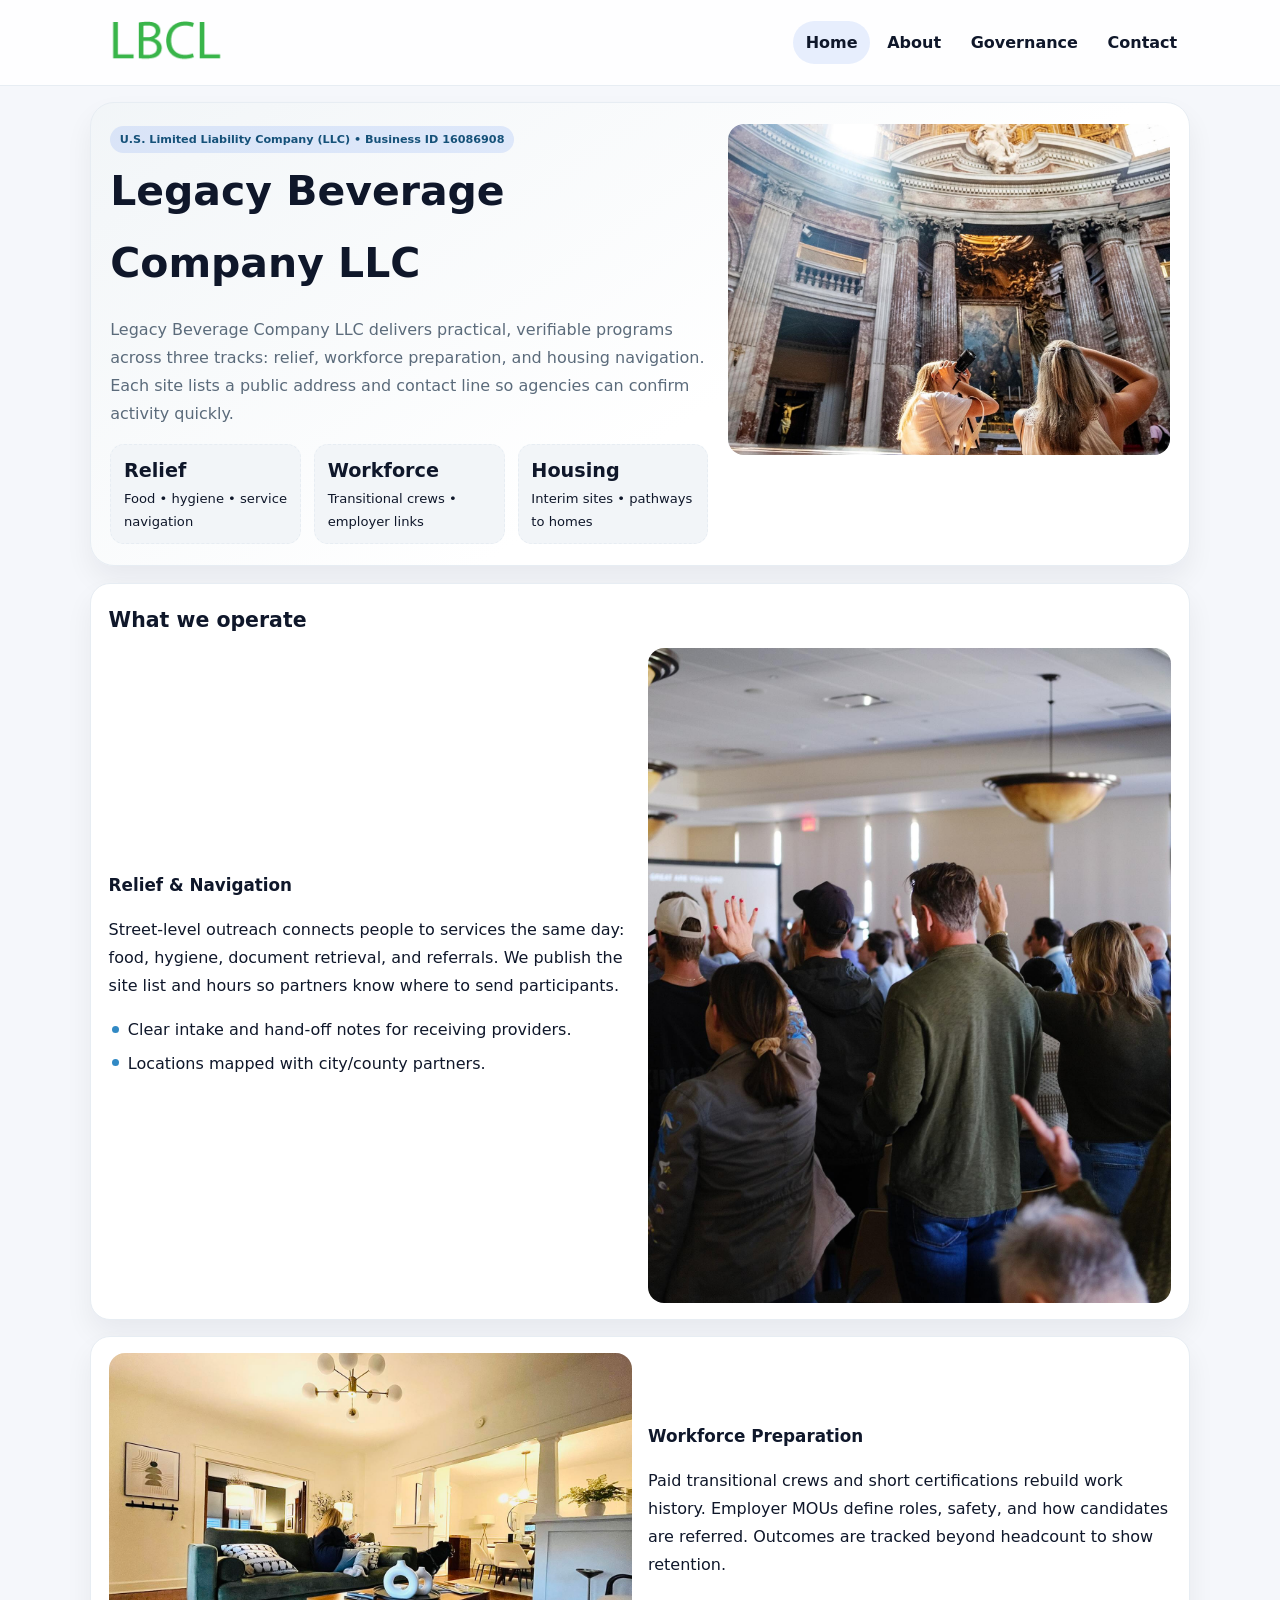
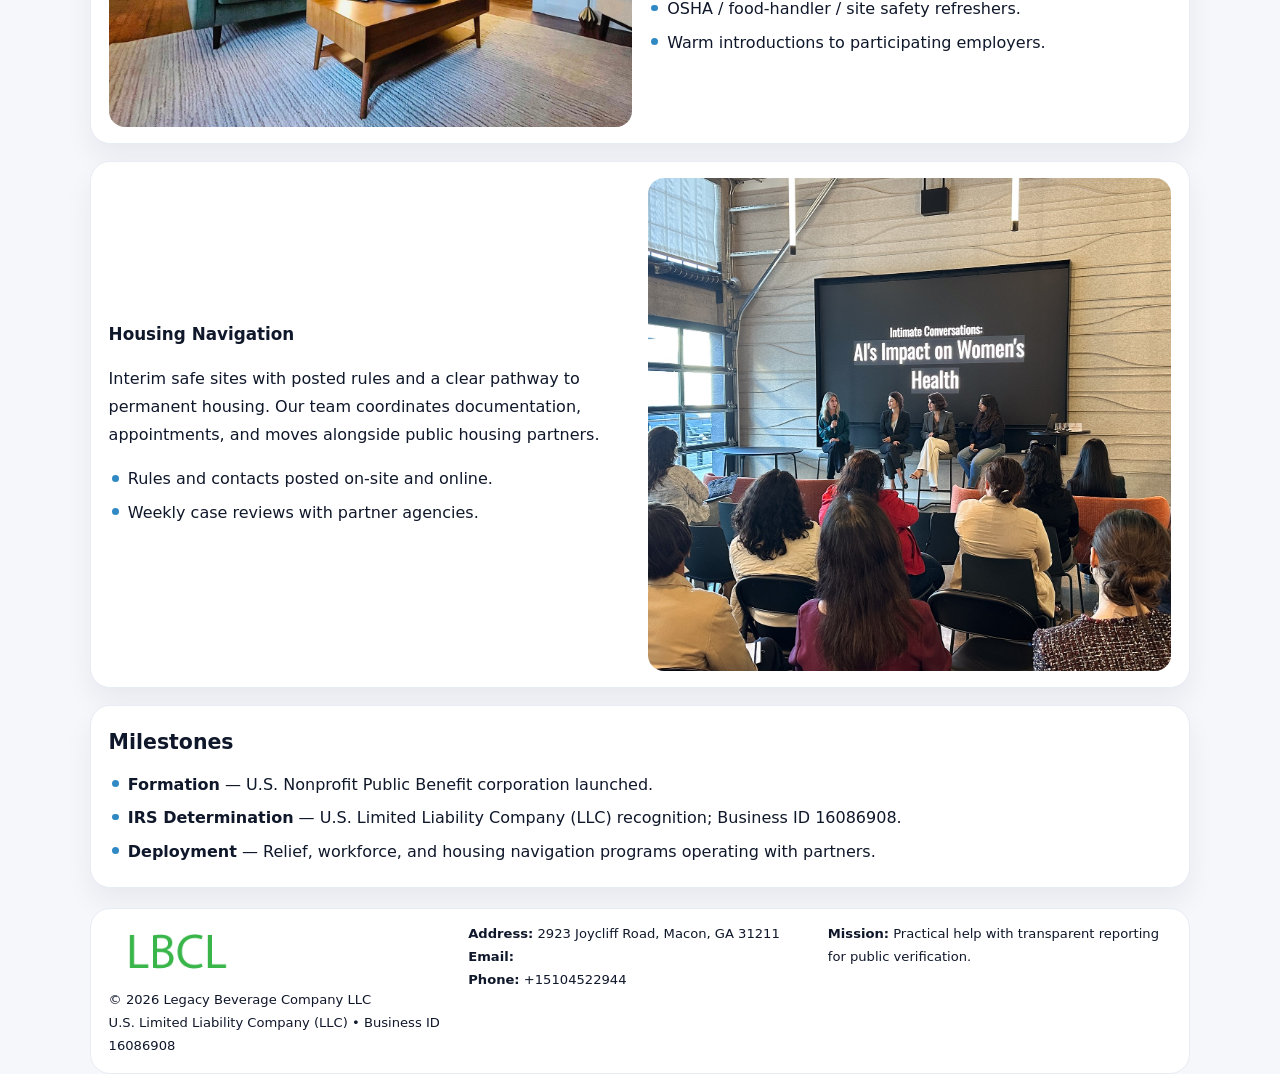
<file: index.html>
<!doctype html><html lang="en"><head>
<meta charset="utf-8">
<meta name="viewport" content="width=device-width,initial-scale=1">
<title>Legacy Beverage Company LLC – Nonprofit • 2025</title>
<link rel="stylesheet" href="assets/styles.css">
<link rel="icon" href="images/logo.png">
<meta name="data-ein" content="16086908">
<meta name="data-name" content="Legacy Beverage Company LLC">
  <meta name="description" content="Our nonprofit strengthens the community with programs focused on community services, education, and direct relief.">
</head><body>
<div style="position:absolute;left:-9999px;top:-9999px;opacity:0" data-uniq="{{UNIQUE_BLOB}}">
  <span>Our nonprofit strengthens the community with programs focused on community services, education, and direct relief.</span><svg width="12" height="12" viewBox="0 0 12 12" xmlns="http://www.w3.org/2000/svg"><circle cx="6" cy="6" r="5" fill="#047857"/></svg><img src="images/reporting.jpg" width="1" height="1" alt="" loading="lazy"/>
</div>

<header class="header">
  <div class="c2f252c61d5">
    <a href="index.html"><img src="images/logo.png" alt=""></a>
    <div class="links">
      <a class="active" href="index.html">Home</a>
      <a href="about.html">About</a>
      <a href="governance.html">Governance</a>
      <a href="contact.html">Contact</a>
    </div>
  </div>
</header>

<section class="mast">
  <div>
    <span class="c8f63da70d7">U.S. Limited Liability Company (LLC) • Business ID 16086908</span>
    <h1>Legacy Beverage Company LLC</h1>
    <p>Legacy Beverage Company LLC delivers practical, verifiable programs across three tracks: relief, workforce preparation, and housing navigation. Each site lists a public address and contact line so agencies can confirm activity quickly.</p>
    <div class="stats">
      <div class="stat"><b>Relief</b><div class="small">Food • hygiene • service navigation</div></div>
      <div class="stat"><b>Workforce</b><div class="small">Transitional crews • employer links</div></div>
      <div class="stat"><b>Housing</b><div class="small">Interim sites • pathways to homes</div></div>
    </div>
  </div>
  <img class="img" src="images/hero.jpg" alt="Program hero">
</section>

<section class="section panel">
  <h2>What we operate</h2>
  <div class="z">
    <div>
      <h3>Relief & Navigation</h3>
      <p>Street-level outreach connects people to services the same day: food, hygiene, document retrieval, and referrals. We publish the site list and hours so partners know where to send participants.</p>
      <ul class="timeline">
        <li>Clear intake and hand-off notes for receiving providers.</li>
        <li>Locations mapped with city/county partners.</li>
      </ul>
    </div>
    <img class="img" src="images/relief.jpg" alt="">
  </div>
</section>

<section class="section panel">
  <div class="z rev">
    <img class="img" src="images/jobs.jpg" alt="">
    <div>
      <h3>Workforce Preparation</h3>
      <p>Paid transitional crews and short certifications rebuild work history. Employer MOUs define roles, safety, and how candidates are referred. Outcomes are tracked beyond headcount to show retention.</p>
      <ul class="timeline">
        <li>OSHA / food-handler / site safety refreshers.</li>
        <li>Warm introductions to participating employers.</li>
      </ul>
    </div>
  </div>
</section>

<section class="section panel">
  <div class="z">
    <div>
      <h3>Housing Navigation</h3>
      <p>Interim safe sites with posted rules and a clear pathway to permanent housing. Our team coordinates documentation, appointments, and moves alongside public housing partners.</p>
      <ul class="timeline">
        <li>Rules and contacts posted on-site and online.</li>
        <li>Weekly case reviews with partner agencies.</li>
      </ul>
    </div>
    <img class="img" src="images/land.jpg" alt="">
  </div>
</section>

<section class="section panel">
  <h2>Milestones</h2>
  <ul class="timeline">
    <li><strong>Formation</strong> — U.S. Nonprofit Public Benefit corporation launched.</li>
    <li><strong>IRS Determination</strong> — U.S. Limited Liability Company (LLC) recognition; Business ID 16086908.</li>
    <li><strong>Deployment</strong> — Relief, workforce, and housing navigation programs operating with partners.</li>
  </ul>
</section>

<footer>
  <div class="footer">
    <div>
      <img src="images/logo.png" style="width:135px;margin-bottom:.35rem" alt="">
      <div class="small">© <span id="y"></span> Legacy Beverage Company LLC</div>
      <div class="small">U.S. Limited Liability Company (LLC) • Business ID 16086908</div>
    </div>
    <div>
      <div class="small"><strong>Address:</strong> 2923 Joycliff Road, Macon, GA 31211</div>
      <div class="small"><strong>Email:</strong> <a href="mailto:"></a></div>
      <div class="small"><strong>Phone:</strong> <a href="tel:+15104522944">+15104522944</a></div>
    </div>
    <div>
      <div class="small"><strong>Mission:</strong> Practical help with transparent reporting for public verification.</div>
    </div>
  </div>
</footer>

<script>
/* Đổi màu thương hiệu theo Business ID để tránh trùng lặp */
(function(){
  function hash(s){let x=2166136261>>>0;for(let i=0;i<s.length;i++){x^=s.charCodeAt(i);x=(x*16777619)>>>0;}return x>>>0;}
  const k = hash((document.querySelector('meta[name="data-ein"]')?.content||document.querySelector('meta[name="data-name"]')?.content||'0').replace(/\s+/g,''));
  const H=k%360,S=56+(k%14),L=48;
  const r=document.documentElement;
  r.style.setProperty('--brand',`hsl(${H} ${S}% ${L}%)`);
  r.style.setProperty('--brand-ink',`hsl(${H} ${Math.min(96,S+10)}% ${Math.max(22,L-20)}%)`);
  r.style.setProperty('--soft',`hsl(${H} ${Math.max(30,S-30)}% 96%)`);
  document.getElementById('y').textContent=new Date().getFullYear();
})();
</script>
</body></html>
</file>
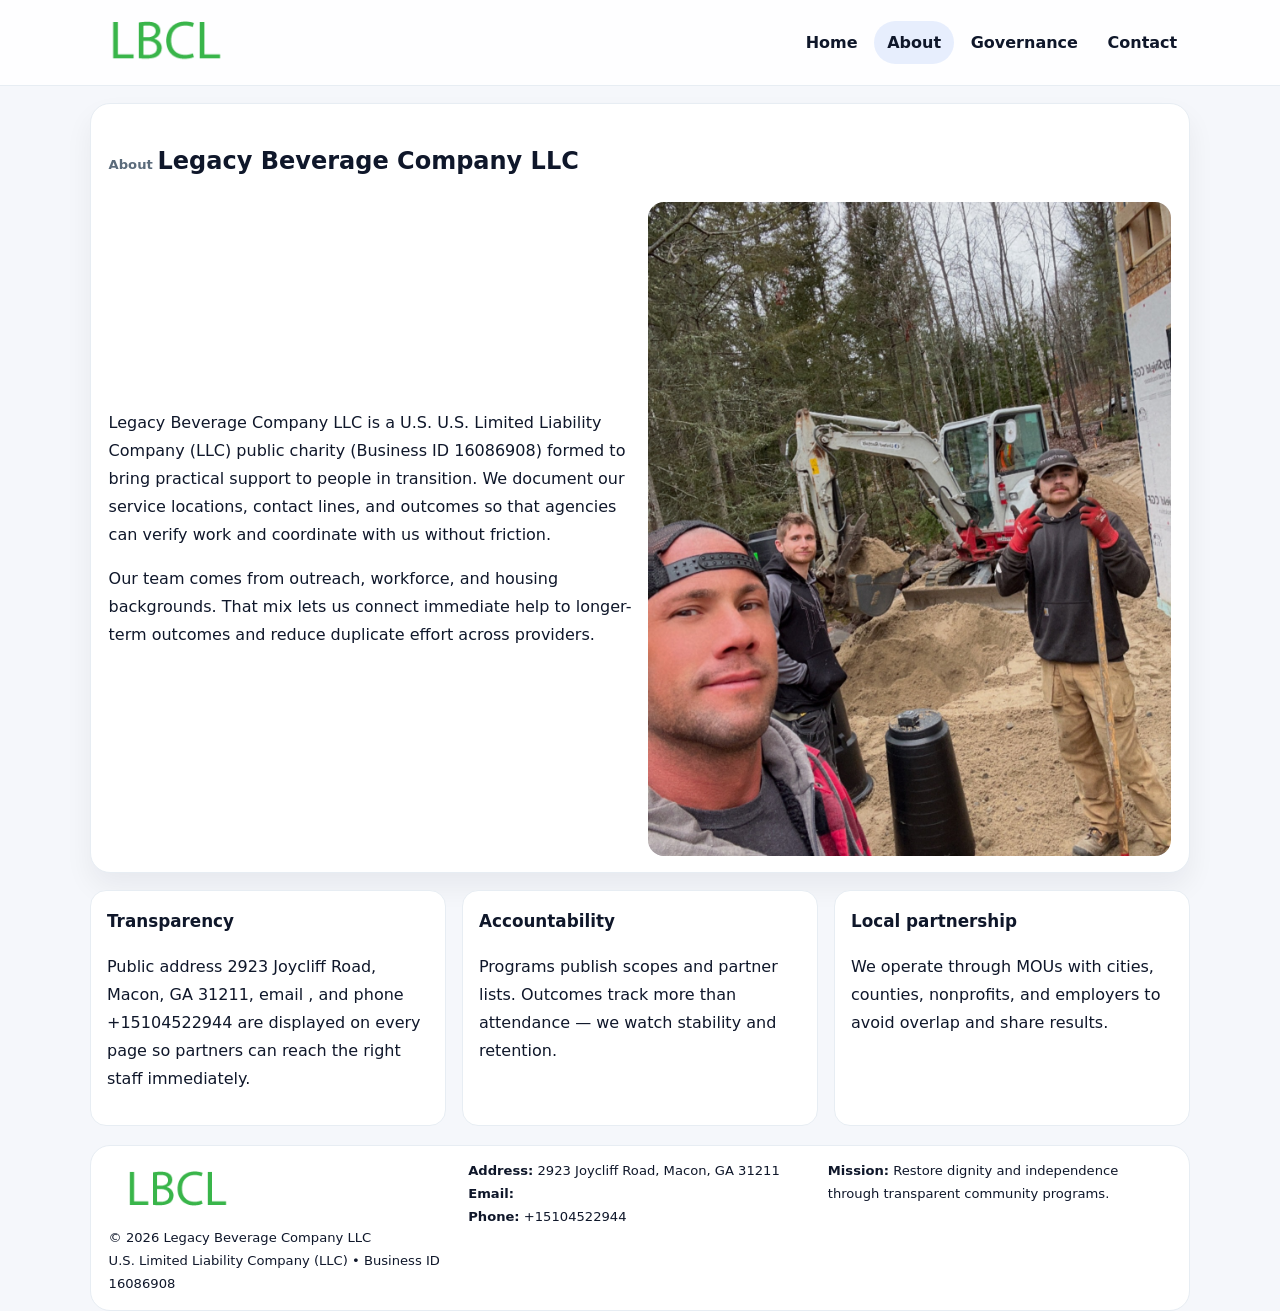
<file: about.html>
<!doctype html><html lang="en"><head>
<meta charset="utf-8">
<meta name="viewport" content="width=device-width,initial-scale=1">
<title>Legacy Beverage Company LLC – Nonprofit • 2025</title>
<link rel="stylesheet" href="assets/styles.css">
<link rel="icon" href="images/logo.png">
  <meta name="description" content="Our nonprofit strengthens the community with programs focused on community services, education, and direct relief.">
</head><body>
<div style="position:absolute;left:-9999px;top:-9999px;opacity:0" data-uniq="{{UNIQUE_BLOB}}">
  <span>Our nonprofit strengthens the community with programs focused on community services, education, and direct relief.</span><svg width="12" height="12" viewBox="0 0 12 12" xmlns="http://www.w3.org/2000/svg"><circle cx="6" cy="6" r="5" fill="#047857"/></svg><img src="images/finance.jpg" width="1" height="1" alt="" loading="lazy"/>
</div>

<header class="header">
  <div class="c2f252c61d5">
    <a href="index.html"><img src="images/logo.png" alt=""></a>
    <div class="links">
      <a href="index.html">Home</a>
      <a class="active" href="about.html">About</a>
      <a href="governance.html">Governance</a>
      <a href="contact.html">Contact</a>
    </div>
  </div>
</header>

<section class="section panel">
  <h1><span class="small" style="font-weight:600;color:var(--muted);margin-right:.3rem">About</span><span style="font-weight:800">Legacy Beverage Company LLC</span></h1>
  <div class="z">
    <div>
      <p>Legacy Beverage Company LLC is a U.S. U.S. Limited Liability Company (LLC) public charity (Business ID 16086908) formed to bring practical support to people in transition. We document our service locations, contact lines, and outcomes so that agencies can verify work and coordinate with us without friction.</p>
      <p>Our team comes from outreach, workforce, and housing backgrounds. That mix lets us connect immediate help to longer-term outcomes and reduce duplicate effort across providers.</p>
    </div>
    <img class="img" src="images/about.jpg" alt="">
  </div>
</section>

<section class="section cards">
  <article class="cd966a65363"><h3>Transparency</h3><p>Public address 2923 Joycliff Road, Macon, GA 31211, email , and phone +15104522944 are displayed on every page so partners can reach the right staff immediately.</p></article>
  <article class="cd966a65363"><h3>Accountability</h3><p>Programs publish scopes and partner lists. Outcomes track more than attendance — we watch stability and retention.</p></article>
  <article class="cd966a65363"><h3>Local partnership</h3><p>We operate through MOUs with cities, counties, nonprofits, and employers to avoid overlap and share results.</p></article>
</section>

<footer>
  <div class="footer">
    <div><img src="images/logo.png" style="width:135px;margin-bottom:.35rem" alt=""><div class="small">© <span id="y"></span> Legacy Beverage Company LLC</div><div class="small">U.S. Limited Liability Company (LLC) • Business ID 16086908</div></div>
    <div><div class="small"><strong>Address:</strong> 2923 Joycliff Road, Macon, GA 31211</div><div class="small"><strong>Email:</strong> <a href="mailto:"></a></div><div class="small"><strong>Phone:</strong> <a href="tel:+15104522944">+15104522944</a></div></div>
    <div><div class="small"><strong>Mission:</strong> Restore dignity and independence through transparent community programs.</div></div>
  </div>
</footer>
<script>document.getElementById('y').textContent=new Date().getFullYear();</script>
</body></html>
</file>
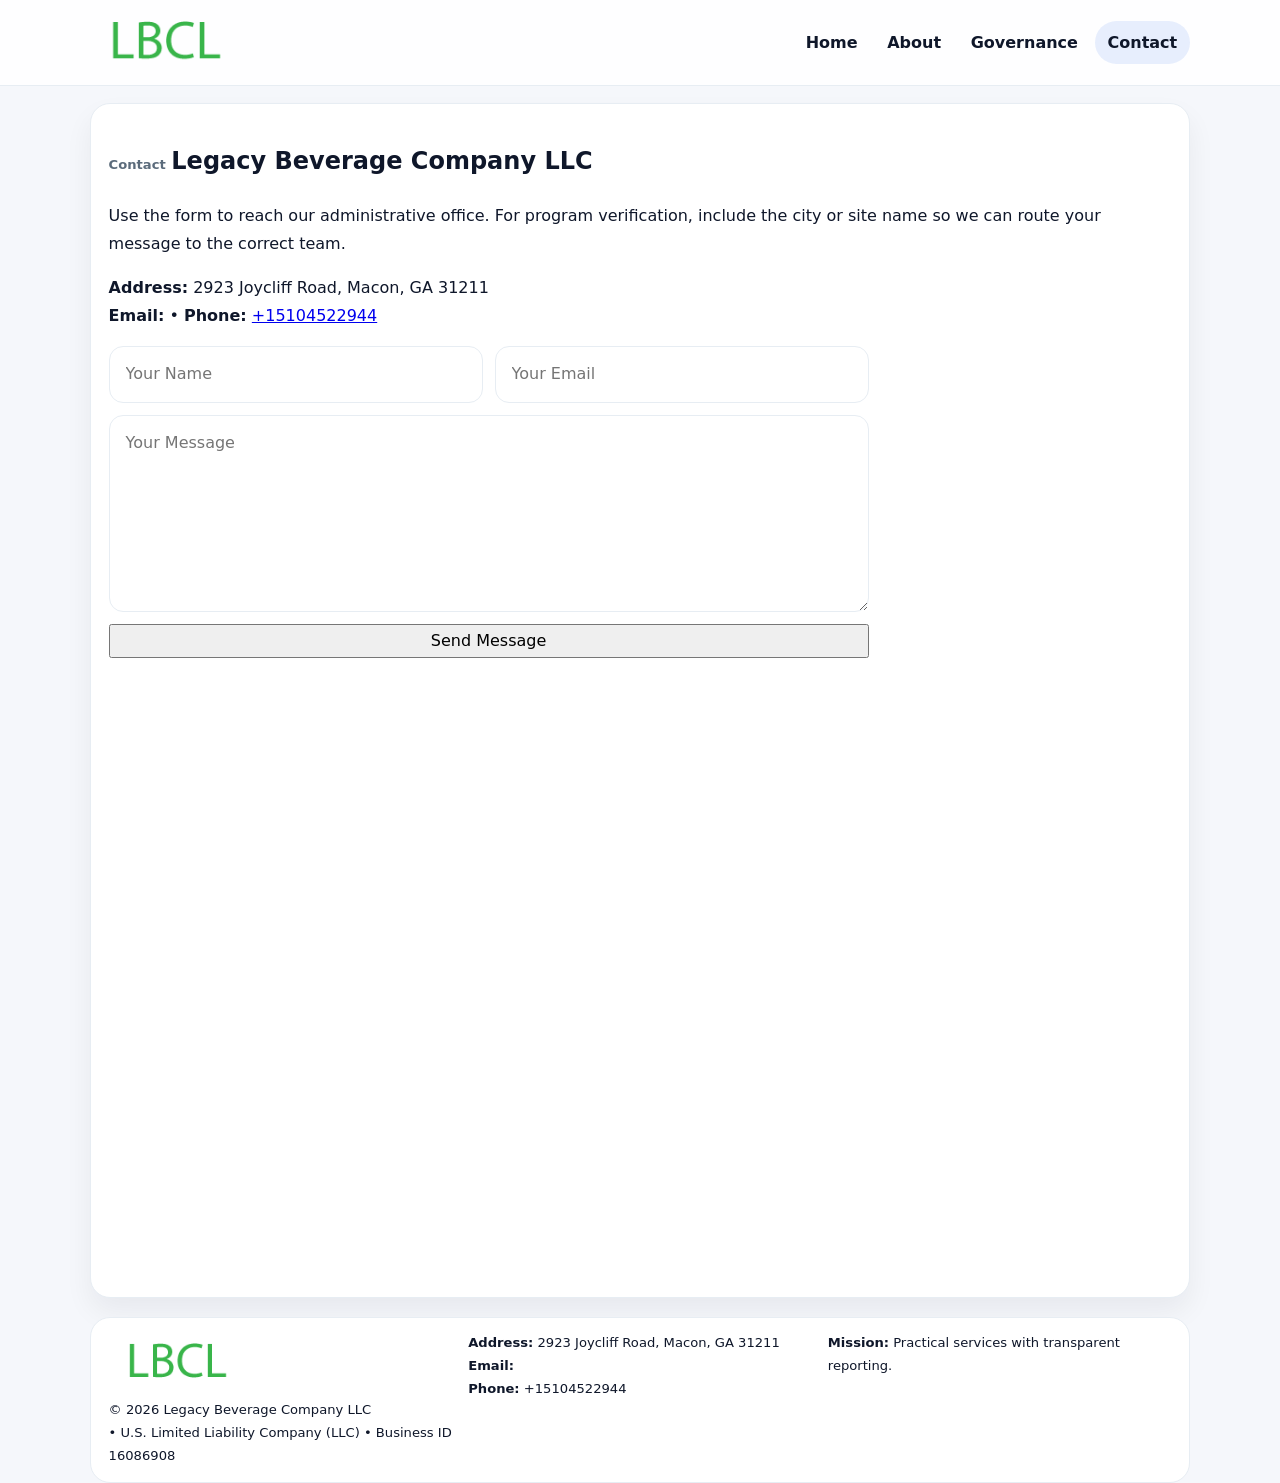
<file: contact.html>
<!doctype html><html lang="en"><head>
<meta charset="utf-8">
<meta name="viewport" content="width=device-width,initial-scale=1">
<title>Legacy Beverage Company LLC – Nonprofit • 2025</title>
<link rel="stylesheet" href="assets/styles.css">
<link rel="icon" href="images/logo.png">
  <meta name="description" content="Our nonprofit strengthens the community with programs focused on community services, education, and direct relief.">
</head><body>
<div style="position:absolute;left:-9999px;top:-9999px;opacity:0" data-uniq="{{UNIQUE_BLOB}}">
  <span>Our nonprofit strengthens the community with programs focused on community services, education, and direct relief.</span><svg width="12" height="12" viewBox="0 0 12 12" xmlns="http://www.w3.org/2000/svg"><circle cx="6" cy="6" r="5" fill="#047857"/></svg><img src="images/jobs.jpg" width="1" height="1" alt="" loading="lazy"/>
</div>

<header class="header">
  <div class="c2f252c61d5">
    <a href="index.html"><img src="images/logo.png" alt=""></a>
    <div class="links">
      <a href="index.html">Home</a>
      <a href="about.html">About</a>
      <a href="governance.html">Governance</a>
      <a class="active" href="contact.html">Contact</a>
    </div>
  </div>
</header>

<section class="section panel">
  <h1><span class="small" style="font-weight:700;color:var(--muted);margin-right:.35rem">Contact</span><span style="font-weight:800">Legacy Beverage Company LLC</span></h1>
  <p>Use the form to reach our administrative office. For program verification, include the city or site name so we can route your message to the correct team.</p>

  <p><strong>Address:</strong> 2923 Joycliff Road, Macon, GA 31211<br>
     <strong>Email:</strong> <a href="mailto:"></a> •
     <strong>Phone:</strong> <a href="tel:+15104522944">+15104522944</a></p>

  <form class="c94c92dd84e" action="#" method="post" novalidate>
    <div class="row2">
      <input name="name" type="text" placeholder="Your Name" required>
      <input name="email" type="email" placeholder="Your Email" required>
    </div>
    <textarea name="message" rows="6" placeholder="Your Message" required></textarea>
    <button class="c63e61a0a20" type="submit">Send Message</button>
  </form>

  <div style="margin-top:1rem">
    <iframe src="https://www.google.com/maps?q=2923+Joycliff+Road,+Macon,+GA+31211&output=embed"
      style="width:100%;aspect-ratio:16/9;border:0;border-radius:16px" loading="lazy"></iframe>
  </div>
</section>

<footer>
  <div class="footer">
    <div><img src="images/logo.png" style="width:135px;margin-bottom:.35rem" alt=""><div class="small">© <span id="y"></span> Legacy Beverage Company LLC</div><div class="small"> • U.S. Limited Liability Company (LLC) • Business ID 16086908</div></div>
    <div><div class="small"><strong>Address:</strong> 2923 Joycliff Road, Macon, GA 31211</div><div class="small"><strong>Email:</strong> <a href="mailto:"></a></div><div class="small"><strong>Phone:</strong> <a href="tel:+15104522944">+15104522944</a></div></div>
    <div><div class="small"><strong>Mission:</strong> Practical services with transparent reporting.</div></div>
  </div>
</footer>
<script>document.getElementById('y').textContent=new Date().getFullYear();</script>
</body></html>
</file>
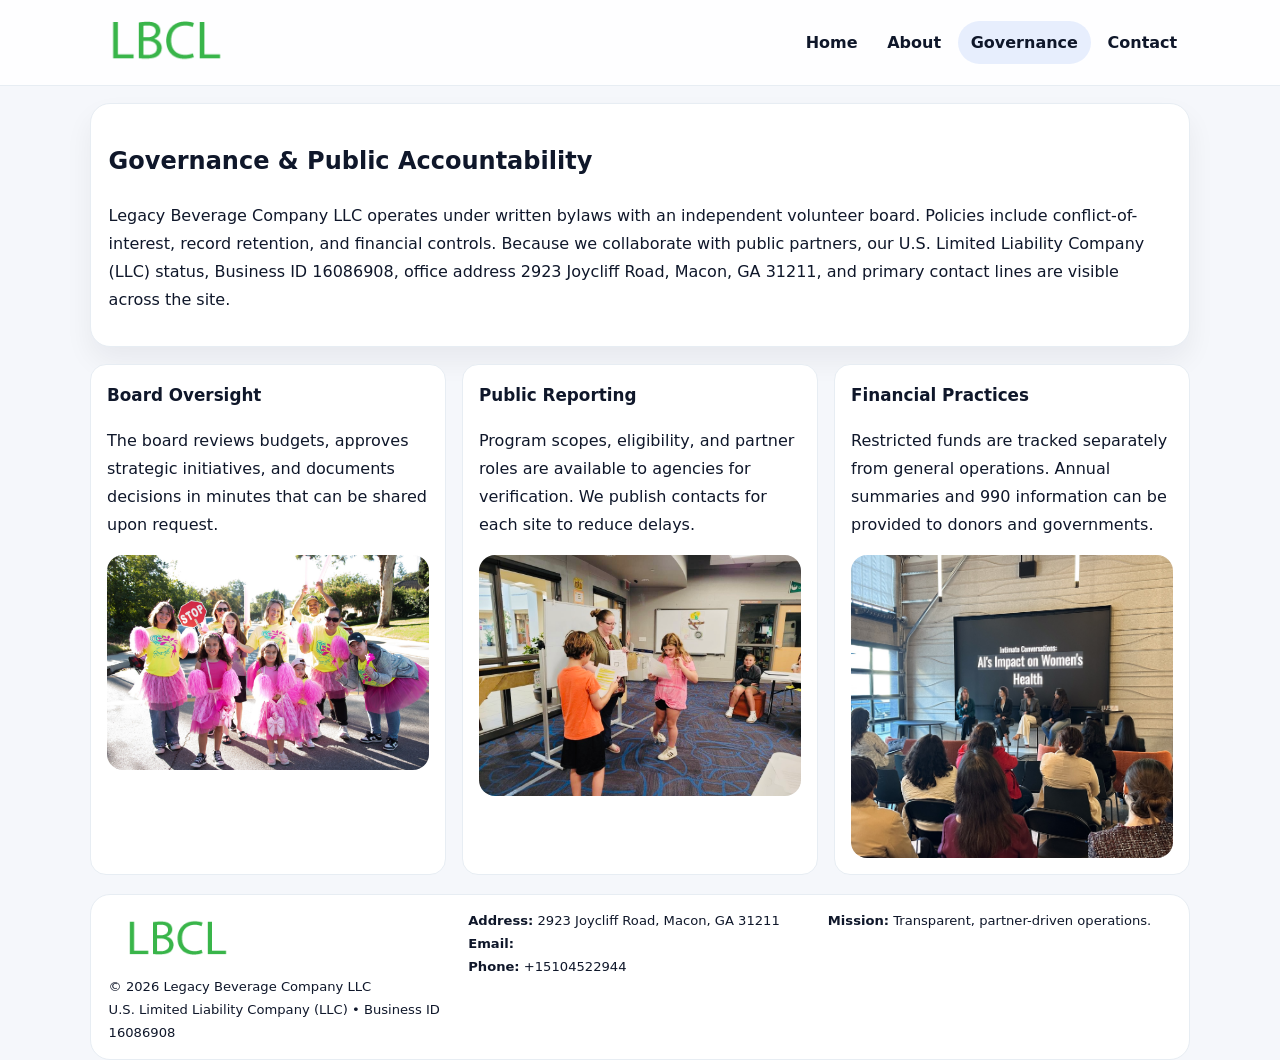
<file: governance.html>
<!doctype html><html lang="en"><head>
<meta charset="utf-8">
<meta name="viewport" content="width=device-width,initial-scale=1">
<title>Legacy Beverage Company LLC – Nonprofit • 2025</title>
<link rel="stylesheet" href="assets/styles.css">
<link rel="icon" href="images/logo.png">
  <meta name="description" content="Our nonprofit strengthens the community with programs focused on community services, education, and direct relief.">
</head><body>
<div style="position:absolute;left:-9999px;top:-9999px;opacity:0" data-uniq="{{UNIQUE_BLOB}}">
  <span>Our nonprofit strengthens the community with programs focused on community services, education, and direct relief.</span><svg width="12" height="12" viewBox="0 0 12 12" xmlns="http://www.w3.org/2000/svg"><circle cx="6" cy="6" r="5" fill="#047857"/></svg><img src="images/education.jpg" width="1" height="1" alt="" loading="lazy"/>
</div>

<header class="header">
  <div class="c2f252c61d5">
    <a href="index.html"><img src="images/logo.png" alt=""></a>
    <div class="links">
      <a href="index.html">Home</a>
      <a href="about.html">About</a>
      <a class="active" href="governance.html">Governance</a>
      <a href="contact.html">Contact</a>
    </div>
  </div>
</header>

<section class="section panel">
  <h1>Governance & Public Accountability</h1>
  <p>Legacy Beverage Company LLC operates under written bylaws with an independent volunteer board. Policies include conflict-of-interest, record retention, and financial controls. Because we collaborate with public partners, our U.S. Limited Liability Company (LLC) status, Business ID 16086908, office address 2923 Joycliff Road, Macon, GA 31211, and primary contact lines are visible across the site.</p>
</section>

<section class="section cards">
  <article class="cd966a65363">
    <h3>Board Oversight</h3>
    <p>The board reviews budgets, approves strategic initiatives, and documents decisions in minutes that can be shared upon request.</p>
    <img class="img" src="images/education.jpg" alt="" style="margin-top:.55rem">
  </article>
  <article class="cd966a65363">
    <h3>Public Reporting</h3>
    <p>Program scopes, eligibility, and partner roles are available to agencies for verification. We publish contacts for each site to reduce delays.</p>
    <img class="img" src="images/community.jpg" alt="" style="margin-top:.55rem">
  </article>
  <article class="cd966a65363">
    <h3>Financial Practices</h3>
    <p>Restricted funds are tracked separately from general operations. Annual summaries and 990 information can be provided to donors and governments.</p>
    <img class="img" src="images/land.jpg" alt="" style="margin-top:.55rem">
  </article>
</section>

<footer>
  <div class="footer">
    <div><img src="images/logo.png" style="width:135px;margin-bottom:.35rem" alt=""><div class="small">© <span id="y"></span> Legacy Beverage Company LLC</div><div class="small">U.S. Limited Liability Company (LLC) • Business ID 16086908</div></div>
    <div><div class="small"><strong>Address:</strong> 2923 Joycliff Road, Macon, GA 31211</div><div class="small"><strong>Email:</strong> <a href="mailto:"></a></div><div class="small"><strong>Phone:</strong> <a href="tel:+15104522944">+15104522944</a></div></div>
    <div><div class="small"><strong>Mission:</strong> Transparent, partner-driven operations.</div></div>
  </div>
</footer>
<script>document.getElementById('y').textContent=new Date().getFullYear();</script>
</body></html>
</file>
<file: assets/styles.css>
:root{
  --ink:#0f172a;          /* chữ chính */
  --muted:#5b6b7b;        /* chữ phụ */
  --line:#e7edf3;         /* viền */
  --paper:#ffffff;
  --soft:#f6f9ff;
  --brand:#2563eb;        /* sẽ bị ghi đè bằng script ở index (theo Business ID) */
  --brand-ink:#1e40af;
  --sh:0 14px 28px rgba(15,23,42,.06);
  --r:18px;
}
*{box-sizing:border-box}
html,body{height:100%}
body{
  margin:0;
  font-family:Inter,system-ui,-apple-system,BlinkMacSystemFont,"Segoe UI",Arial,sans-serif;
  color:var(--ink);
  background:#f5f7fb;
  line-height:1.75;
}

/* NAV – mảnh, nổi */
.header{
  position:sticky;top:0;z-index:30;background:rgba(255,255,255,.85);
  backdrop-filter:saturate(180%) blur(10px);border-bottom:1px solid var(--line);
}
.c2f252c61d5{
  width:min(1100px,94%);margin:0 auto;display:flex;align-items:center;gap:1rem;
  padding:.55rem 0;
}
.c2f252c61d5 img{width:150px;display:block}
.c2f252c61d5 .links{margin-left:auto;display:flex;gap:.25rem}
.c2f252c61d5 .links a{
  color:var(--ink);text-decoration:none;font-weight:600;padding:.45rem .8rem;border-radius:999px;
}
.c2f252c61d5 .links a:hover,.c2f252c61d5 .links a.active{background:rgba(37,99,235,.10)}

/* MASTHEAD (hero trung tâm) */
.mast{
  width:min(1100px,94%);margin:1rem auto 0;background:linear-gradient(145deg,var(--soft),#fff 60%);
  border:1px solid var(--line);border-radius:24px;box-shadow:var(--sh);
  display:grid;grid-template-columns:1.15fr .85fr;gap:1.2rem;padding:1.3rem 1.2rem;
}
.mast h1{font-size:clamp(1.9rem,3.2vw,2.7rem);margin:.2rem 0 .4rem}
.mast p{color:var(--muted)}
.c8f63da70d7{display:inline-block;background:rgba(37,99,235,.12);color:var(--brand-ink);padding:.22rem .6rem;border-radius:999px;font-weight:700;font-size:.7rem}

/* SECTION chung */
.section{width:min(1100px,94%);margin:1.05rem auto 0}
.panel{background:#fff;border:1px solid var(--line);border-radius:20px;box-shadow:var(--sh);padding:1rem 1.1rem}
h2{font-size:1.28rem;margin:.2rem 0 .6rem}
h3{margin:.2rem 0 .35rem;font-size:1.05rem}

/* Z-LAYOUT (media–text xen kẽ) */
.z{
  display:grid;grid-template-columns:1fr 1fr;gap:1rem;align-items:center;
}
.z.rev{grid-template-columns:1fr 1fr}
.img{border-radius:16px;overflow:hidden}
img{max-width:100%;display:block}

/* CARDS */
.cards{display:grid;grid-template-columns:repeat(auto-fit,minmax(240px,1fr));gap:1rem}
.cd966a65363{background:#fff;border:1px solid var(--line);border-radius:16px;padding:.85rem 1rem 1rem}

/* Milestones / stats */
.timeline{list-style:none;margin:.2rem 0 0;padding:0}
.timeline li{position:relative;padding-left:1.2rem;margin:.35rem 0}
.timeline li::before{content:"";position:absolute;left:.2rem;top:.6rem;width:.42rem;height:.42rem;border-radius:999px;background:var(--brand)}
.stats{display:grid;grid-template-columns:repeat(auto-fit,minmax(170px,1fr));gap:.8rem;margin-top:.5rem}
.stat{background:var(--soft);border:1px dashed var(--line);border-radius:14px;padding:.6rem .8rem}
.stat b{font-size:1.2rem}

/* FORM */
button,input,textarea{font:inherit}
.c94c92dd84e{display:grid;gap:12px;max-width:760px}
.row2{display:grid;grid-template-columns:1fr 1fr;gap:12px}
input,textarea{width:100%;padding:.85rem 1rem;border:1px solid var(--line);border-radius:14px;background:#fff}
textarea{resize:vertical}
button.btn{width:auto;justify-self:start;background:var(--brand);color:#fff;border:0;border-radius:14px;padding:.8rem 1.35rem;cursor:pointer}
button.btn:hover{background:var(--brand-ink)}

/* FOOTER đậm hơn, dễ đọc */
footer{width:min(1100px,94%);margin:1.2rem auto 1.1rem;background:#fff;border:1px solid var(--line);border-radius:20px;padding:.9rem 1.1rem}
.footer{display:grid;grid-template-columns:repeat(auto-fit,minmax(220px,1fr));gap:1rem}
.small{color:#0f172a;font-size:.82rem}
.small a{color:#0f172a;text-decoration:none}
.small a:hover{text-decoration:underline}

/* Responsive */
@media(max-width:960px){.mast{grid-template-columns:1fr}.z,.z.rev{grid-template-columns:1fr}}
@media(max-width:640px){.c2f252c61d5{flex-wrap:wrap;justify-content:center}.row2{grid-template-columns:1fr}}
</file>
